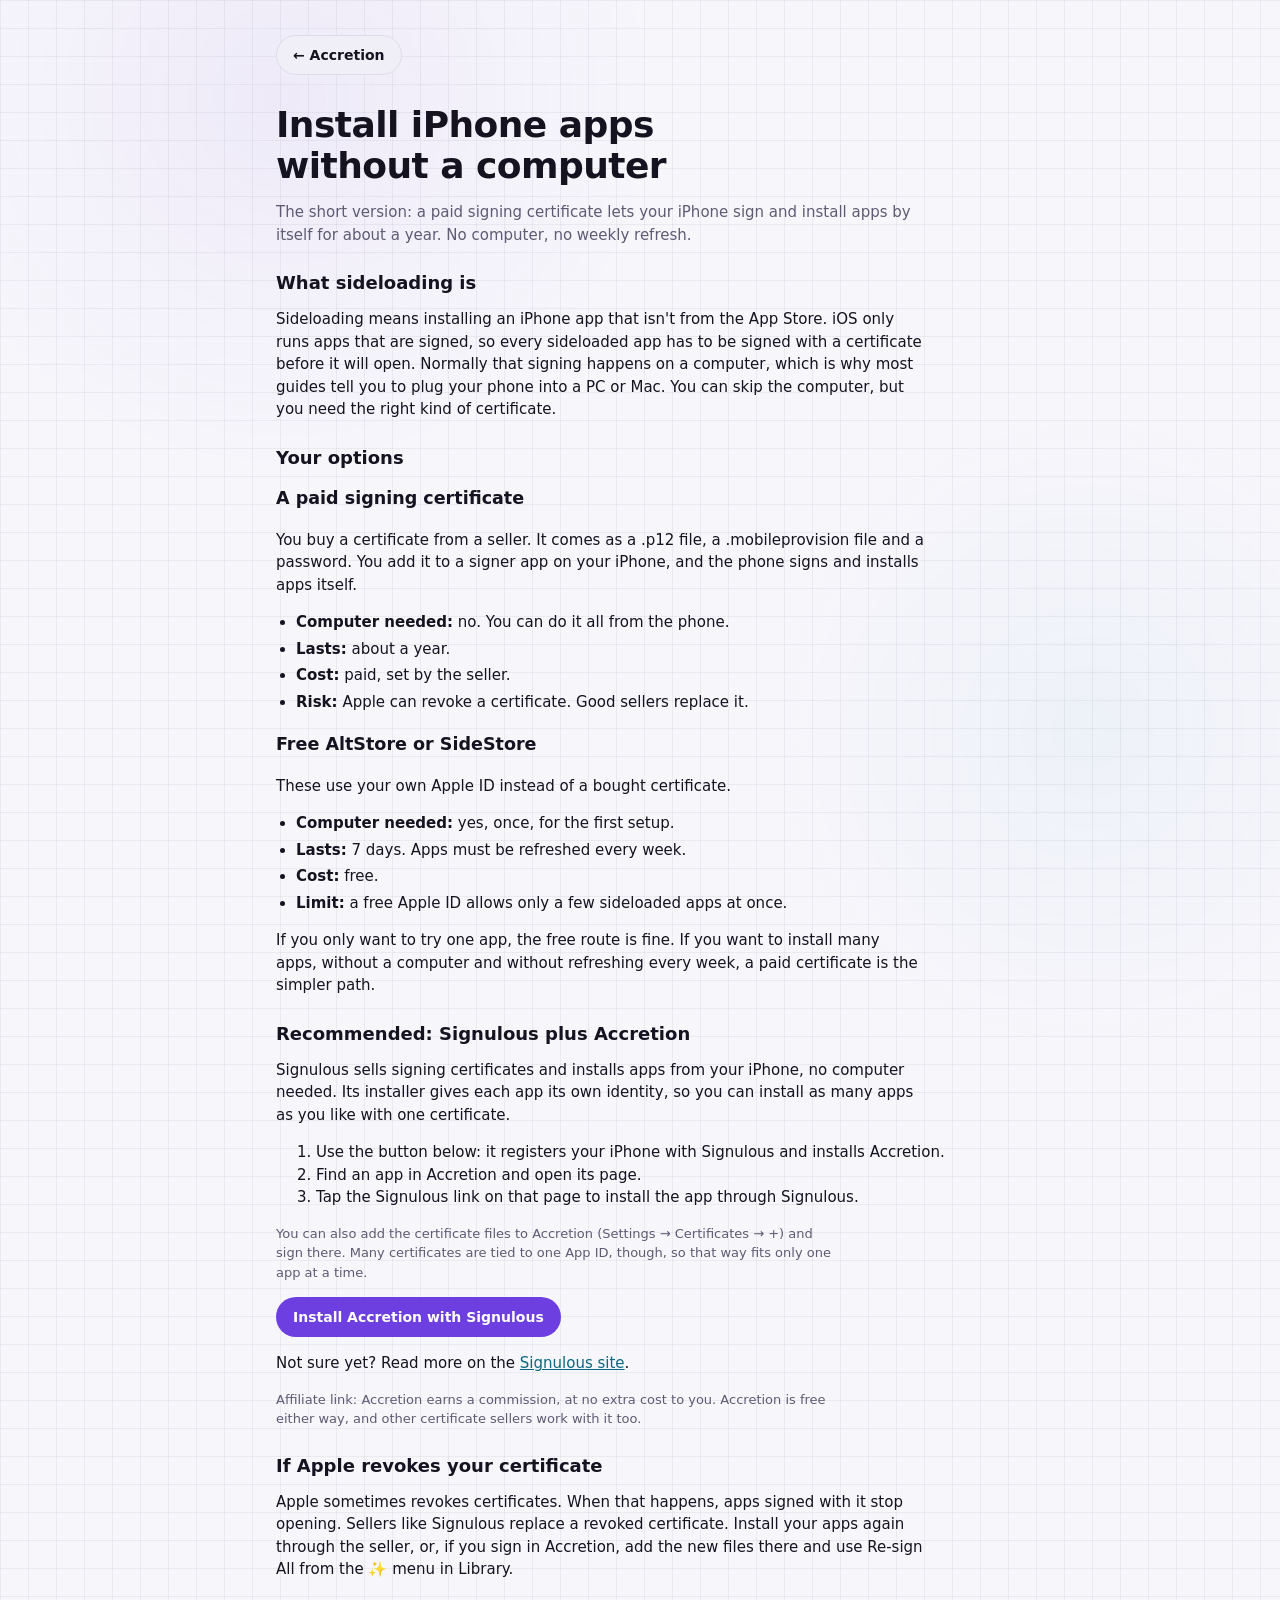
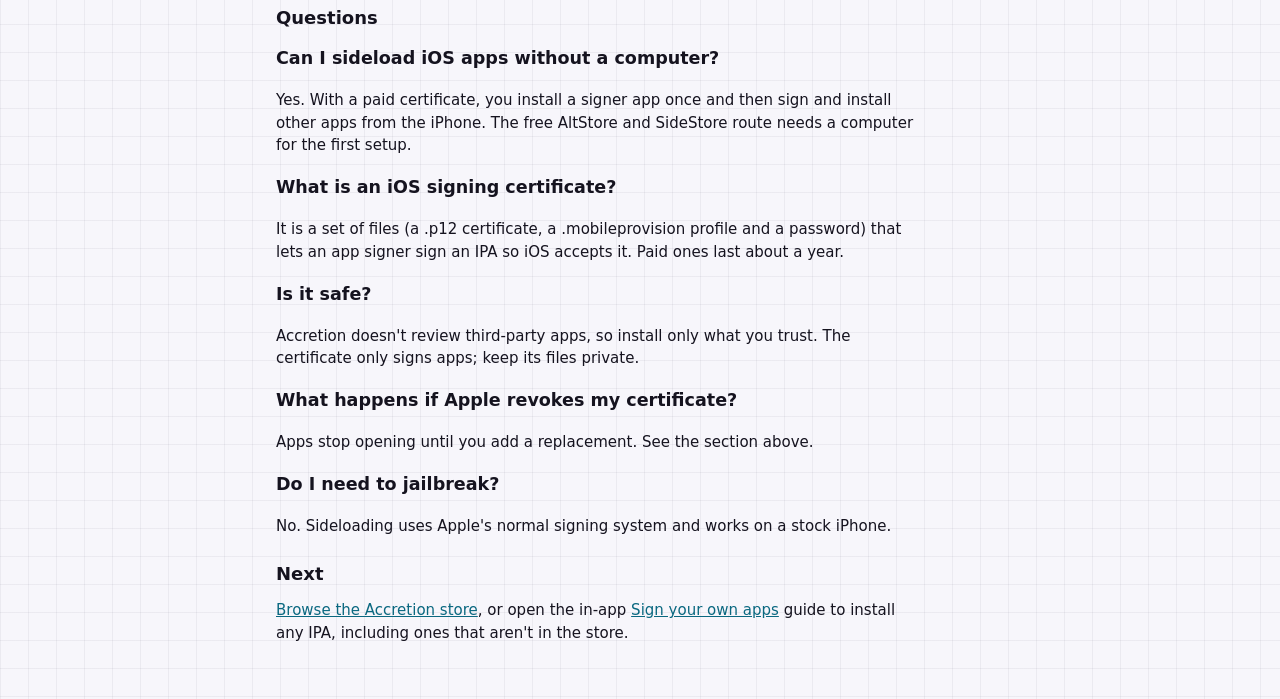
<file: site/install-without-computer.html>
<!doctype html>
<html lang="en">
<head>
<meta charset="utf-8">
<meta http-equiv="Content-Security-Policy" content="script-src 'self' https://pagead2.googlesyndication.com https://*.googlesyndication.com https://*.adtrafficquality.google https://fundingchoicesmessages.google.com https://*.doubleclick.net https://www.google.com https://www.gstatic.com; object-src 'none'; base-uri 'self'; form-action 'self'">
<meta name="viewport" content="width=device-width, initial-scale=1">
<title>Install iPhone Apps Without a Computer (Sideload iOS)</title>
<meta name="description" content="Sideload iOS apps without a PC: how a signing certificate lets you install iPhone apps from your phone for about a year, and how it compares to AltStore.">
<link rel="canonical" href="https://getaccretion.app/install-without-computer.html">
<meta property="og:site_name" content="Accretion">
<meta property="og:type" content="article">
<meta property="og:title" content="Install iPhone Apps Without a Computer (Sideload iOS)">
<meta property="og:description" content="Sideload iOS apps without a PC: how a signing certificate lets you install iPhone apps from your phone for about a year.">
<meta property="og:url" content="https://getaccretion.app/install-without-computer.html">
<meta property="og:image" content="https://getaccretion.app/icon-512.png">
<link rel="icon" href="icon-192.png">
<link rel="stylesheet" href="style.css">
<script async src="https://pagead2.googlesyndication.com/pagead/js/adsbygoogle.js?client=ca-pub-1352971207491342" crossorigin="anonymous"></script>
<script type="application/ld+json">
{
  "@context": "https://schema.org",
  "@type": "FAQPage",
  "mainEntity": [
    {"@type": "Question", "name": "Can I sideload iOS apps without a computer?", "acceptedAnswer": {"@type": "Answer", "text": "Yes. With a paid signing certificate you can install a signer app once and then sign and install other apps straight from your iPhone. The free AltStore and SideStore route needs a computer for the first setup."}},
    {"@type": "Question", "name": "What is an iOS signing certificate?", "acceptedAnswer": {"@type": "Answer", "text": "It is a set of files (a .p12 certificate, a .mobileprovision profile and a password) that lets an app signer sign an IPA so iOS accepts it. Paid certificates last about a year."}},
    {"@type": "Question", "name": "Is it safe?", "acceptedAnswer": {"@type": "Answer", "text": "Accretion does not review third-party apps, so install only what you trust. The certificate itself only signs apps; keep its files private."}},
    {"@type": "Question", "name": "What happens if Apple revokes my certificate?", "acceptedAnswer": {"@type": "Answer", "text": "Apps signed with it stop opening. Sellers such as Signulous replace revoked certificates; install your apps again with the new one."}},
    {"@type": "Question", "name": "Do I need to jailbreak?", "acceptedAnswer": {"@type": "Answer", "text": "No. Sideloading uses Apple's normal signing system and works on a stock iPhone."}}
  ]
}
</script>
</head>
<body>
<main class="view doc">
  <p><a class="btn back" href="./#/">← Accretion</a></p>
  <h1 class="view-title">Install iPhone apps without a computer</h1>
  <p class="muted">The short version: a paid signing certificate lets your iPhone sign and install apps by itself for about a year. No computer, no weekly refresh.</p>

  <h2>What sideloading is</h2>
  <p>Sideloading means installing an iPhone app that isn't from the App Store. iOS only runs apps that are signed, so every sideloaded app has to be signed with a certificate before it will open. Normally that signing happens on a computer, which is why most guides tell you to plug your phone into a PC or Mac. You can skip the computer, but you need the right kind of certificate.</p>

  <h2>Your options</h2>
  <h3>A paid signing certificate</h3>
  <p>You buy a certificate from a seller. It comes as a .p12 file, a .mobileprovision file and a password. You add it to a signer app on your iPhone, and the phone signs and installs apps itself.</p>
  <ul>
    <li><b>Computer needed:</b> no. You can do it all from the phone.</li>
    <li><b>Lasts:</b> about a year.</li>
    <li><b>Cost:</b> paid, set by the seller.</li>
    <li><b>Risk:</b> Apple can revoke a certificate. Good sellers replace it.</li>
  </ul>
  <h3>Free AltStore or SideStore</h3>
  <p>These use your own Apple ID instead of a bought certificate.</p>
  <ul>
    <li><b>Computer needed:</b> yes, once, for the first setup.</li>
    <li><b>Lasts:</b> 7 days. Apps must be refreshed every week.</li>
    <li><b>Cost:</b> free.</li>
    <li><b>Limit:</b> a free Apple ID allows only a few sideloaded apps at once.</li>
  </ul>
  <p>If you only want to try one app, the free route is fine. If you want to install many apps, without a computer and without refreshing every week, a paid certificate is the simpler path.</p>

  <h2>Recommended: Signulous plus Accretion</h2>
  <p>Signulous sells signing certificates and installs apps from your iPhone, no computer needed. Its installer gives each app its own identity, so you can install as many apps as you like with one certificate.</p>
  <ol>
    <li>Use the button below: it registers your iPhone with Signulous and installs Accretion.</li>
    <li>Find an app in Accretion and open its page.</li>
    <li>Tap the Signulous link on that page to install the app through Signulous.</li>
  </ol>
  <p class="muted small">You can also add the certificate files to Accretion (Settings → Certificates → +) and sign there. Many certificates are tied to one App ID, though, so that way fits only one app at a time.</p>
  <p><a class="btn primary" href="https://www.signulous.com/sign-apps?r=accretion&amp;appName=Accretion&amp;appIcon=https%3A%2F%2Fgetaccretion.app%2Ficon-512.png" target="_blank" rel="sponsored noopener">Install Accretion with Signulous</a></p>
  <p>Not sure yet? Read more on the <a href="https://www.signulous.com/?r=accretion" target="_blank" rel="sponsored noopener">Signulous site</a>.</p>
  <p class="muted small">Affiliate link: Accretion earns a commission, at no extra cost to you. Accretion is free either way, and other certificate sellers work with it too.</p>

  <h2>If Apple revokes your certificate</h2>
  <p>Apple sometimes revokes certificates. When that happens, apps signed with it stop opening. Sellers like Signulous replace a revoked certificate. Install your apps again through the seller, or, if you sign in Accretion, add the new files there and use Re-sign All from the ✨ menu in Library.</p>

  <h2>Questions</h2>
  <h3>Can I sideload iOS apps without a computer?</h3>
  <p>Yes. With a paid certificate, you install a signer app once and then sign and install other apps from the iPhone. The free AltStore and SideStore route needs a computer for the first setup.</p>
  <h3>What is an iOS signing certificate?</h3>
  <p>It is a set of files (a .p12 certificate, a .mobileprovision profile and a password) that lets an app signer sign an IPA so iOS accepts it. Paid ones last about a year.</p>
  <h3>Is it safe?</h3>
  <p>Accretion doesn't review third-party apps, so install only what you trust. The certificate only signs apps; keep its files private.</p>
  <h3>What happens if Apple revokes my certificate?</h3>
  <p>Apps stop opening until you add a replacement. See the section above.</p>
  <h3>Do I need to jailbreak?</h3>
  <p>No. Sideloading uses Apple's normal signing system and works on a stock iPhone.</p>

  <h2>Next</h2>
  <p><a href="./#/">Browse the Accretion store</a>, or open the in-app <a href="./#/sign">Sign your own apps</a> guide to install any IPA, including ones that aren't in the store.</p>
</main>
</body>
</html>
</file>
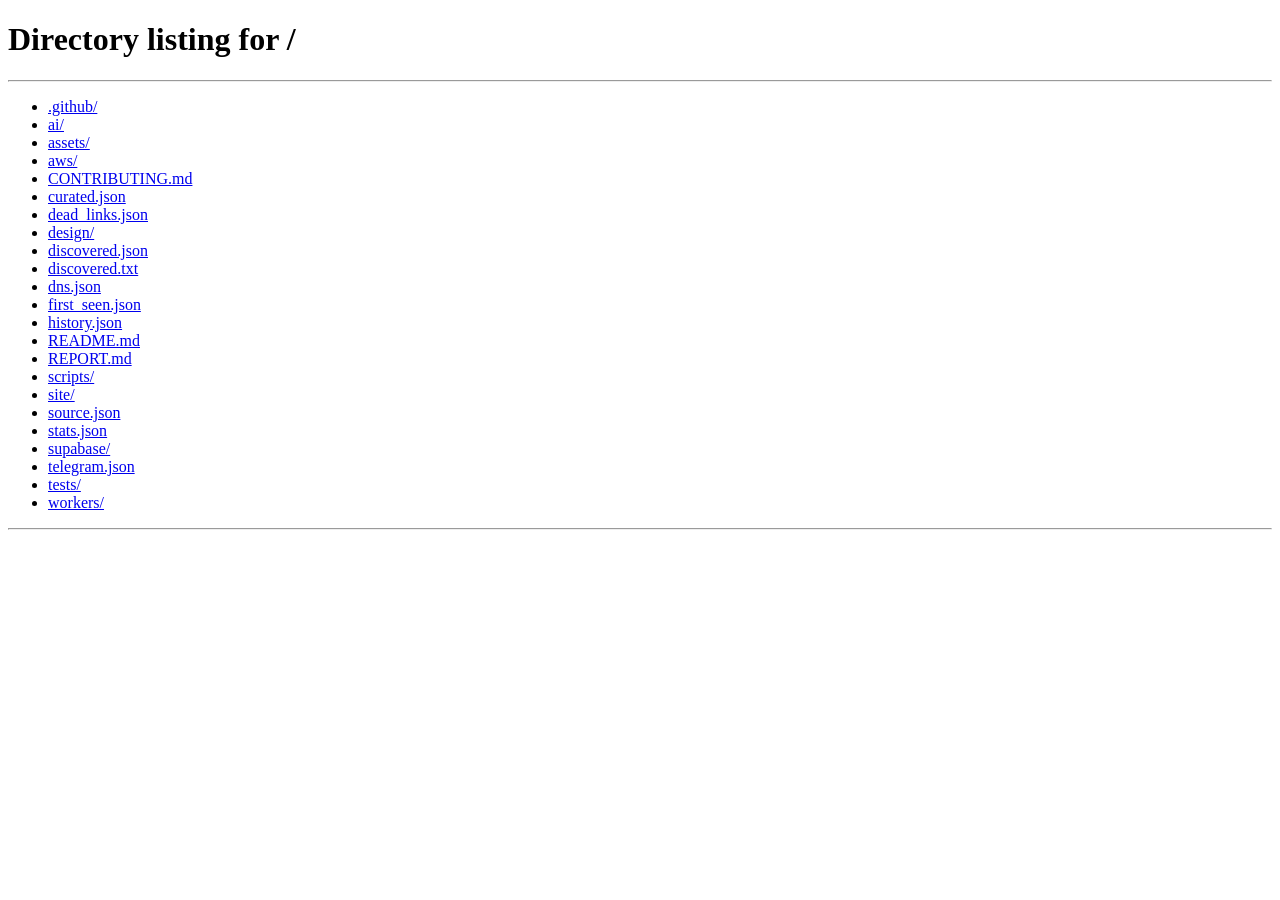
<file: site/link.html>
<!doctype html>
<html lang="en"><head><meta charset="utf-8"><meta name="viewport" content="width=device-width, initial-scale=1">
<meta name="robots" content="noindex"><title>Link a game · Accretion</title>
<meta http-equiv="refresh" content="0; url=/#/link">
</head><body><p><a href="/#/link">Continue to Cloud saves</a></p></body></html>
</file>
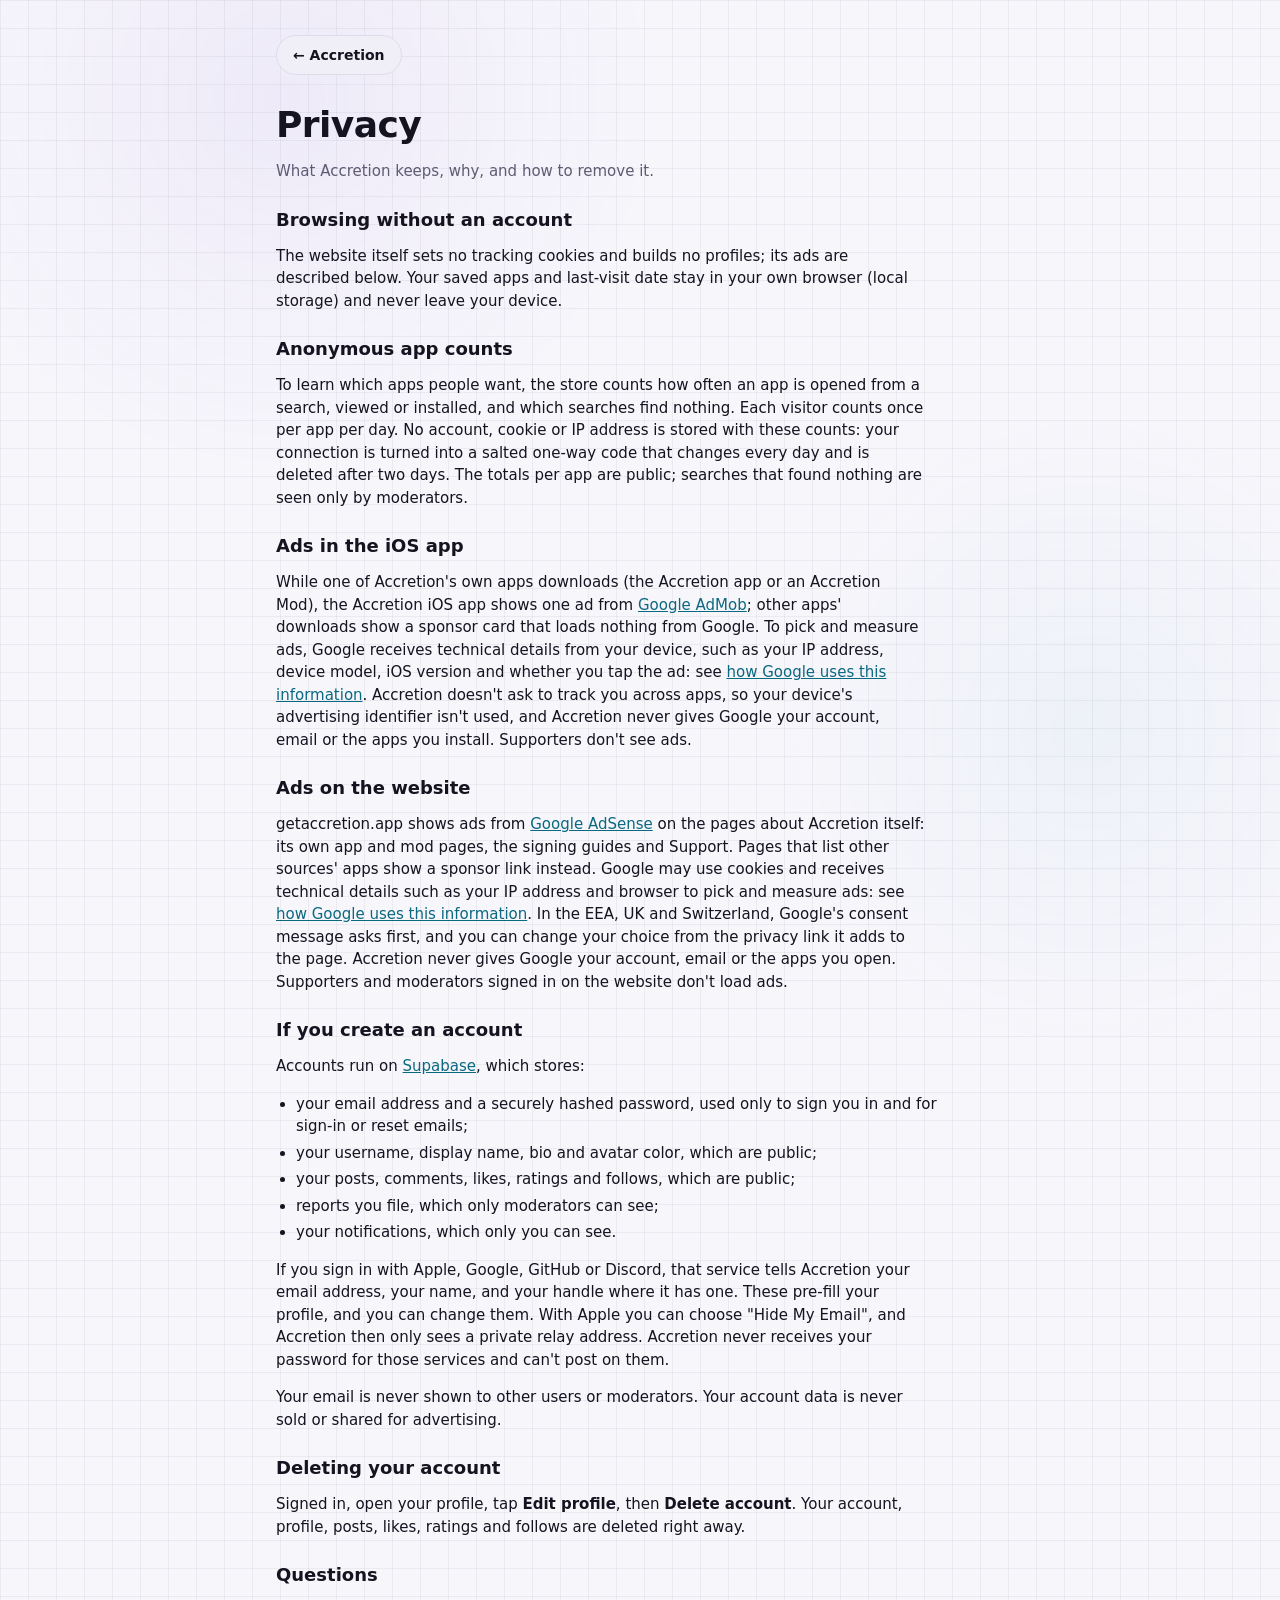
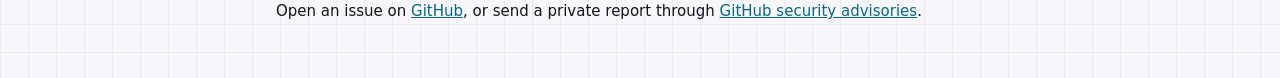
<file: site/privacy.html>
<!doctype html>
<html lang="en">
<head>
<meta charset="utf-8">
<meta name="viewport" content="width=device-width, initial-scale=1">
<title>Privacy · Accretion</title>
<link rel="icon" href="icon-192.png">
<link rel="stylesheet" href="style.css">
</head>
<body>
<main class="view doc">
  <p><a class="btn back" href="./#/">← Accretion</a></p>
  <h1 class="view-title">Privacy</h1>
  <p class="muted">What Accretion keeps, why, and how to remove it.</p>

  <h2>Browsing without an account</h2>
  <p>The website itself sets no tracking cookies and builds no profiles; its ads are described below. Your saved apps and last-visit date stay in your own browser (local storage) and never leave your device.</p>
  <h2>Anonymous app counts</h2>
  <p>To learn which apps people want, the store counts how often an app is opened from a search, viewed or installed, and which searches find nothing. Each visitor counts once per app per day. No account, cookie or IP address is stored with these counts: your connection is turned into a salted one-way code that changes every day and is deleted after two days. The totals per app are public; searches that found nothing are seen only by moderators.</p>

  <h2>Ads in the iOS app</h2>
  <p>While one of Accretion's own apps downloads (the Accretion app or an Accretion Mod), the Accretion iOS app shows one ad from <a href="https://admob.google.com">Google AdMob</a>; other apps' downloads show a sponsor card that loads nothing from Google. To pick and measure ads, Google receives technical details from your device, such as your IP address, device model, iOS version and whether you tap the ad: see <a href="https://policies.google.com/technologies/partner-sites">how Google uses this information</a>. Accretion doesn't ask to track you across apps, so your device's advertising identifier isn't used, and Accretion never gives Google your account, email or the apps you install. Supporters don't see ads.</p>

  <h2>Ads on the website</h2>
  <p>getaccretion.app shows ads from <a href="https://adsense.google.com">Google AdSense</a> on the pages about Accretion itself: its own app and mod pages, the signing guides and Support. Pages that list other sources' apps show a sponsor link instead. Google may use cookies and receives technical details such as your IP address and browser to pick and measure ads: see <a href="https://policies.google.com/technologies/partner-sites">how Google uses this information</a>. In the EEA, UK and Switzerland, Google's consent message asks first, and you can change your choice from the privacy link it adds to the page. Accretion never gives Google your account, email or the apps you open. Supporters and moderators signed in on the website don't load ads.</p>

  <h2>If you create an account</h2>
  <p>Accounts run on <a href="https://supabase.com">Supabase</a>, which stores:</p>
  <ul>
    <li>your email address and a securely hashed password, used only to sign you in and for sign-in or reset emails;</li>
    <li>your username, display name, bio and avatar color, which are public;</li>
    <li>your posts, comments, likes, ratings and follows, which are public;</li>
    <li>reports you file, which only moderators can see;</li>
    <li>your notifications, which only you can see.</li>
  </ul>
  <p>If you sign in with Apple, Google, GitHub or Discord, that service tells Accretion your email address, your name, and your handle where it has one. These pre-fill your profile, and you can change them. With Apple you can choose "Hide My Email", and Accretion then only sees a private relay address. Accretion never receives your password for those services and can't post on them.</p>
  <p>Your email is never shown to other users or moderators. Your account data is never sold or shared for advertising.</p>

  <h2>Deleting your account</h2>
  <p>Signed in, open your profile, tap <b>Edit profile</b>, then <b>Delete account</b>. Your account, profile, posts, likes, ratings and follows are deleted right away.</p>

  <h2>Questions</h2>
  <p>Open an issue on <a href="https://github.com/GETAccretion/getaccretion.github.io/issues">GitHub</a>, or send a private report through <a href="https://github.com/GETAccretion/getaccretion.github.io/security/advisories/new">GitHub security advisories</a>.</p>
</main>
</body>
</html>
</file>
<file: site/style.css>
/* Accretion store. Layout: sticky top bar, compact hero with live numbers,
   category chips, responsive app grid; app pages open as a full view. */
/* design tokens: generated from design/tokens.json by scripts/design_tokens.py */
:root {
  --bg: #0A0912;
  --surface: #12111C;
  --raised: #1A1826;
  --line: #2A2738;
  --fg: #EDEBF7;
  --muted: #8E8BA6;
  --accent: #8B5CF6;
  --accent-2: #22D3EE;
  --accent-text: #A07AF7;
  --accent-fill: #7C4DEE;
  --accent-fill-end: #7C4DEE;
  --on-accent: #FFFFFF;
  --link: #22D3EE;
  --line-strong: #625E7D;
  --good: #34D399;
  --warn: #F59E0B;
  --bad: #F87171;
  --rose: #F5506D;
  --rose-fill: #E11D48;
  --star: #F5B83B;
  --avatar-ink: #12111C;
  --glow: 10%;
  --grid-line: rgba(255, 255, 255, 0.035);
  --display: "Sora", ui-sans-serif, system-ui, -apple-system, "Segoe UI", sans-serif;
  --body: ui-sans-serif, system-ui, -apple-system, "Segoe UI", Roboto, sans-serif;
  --mono: "JetBrains Mono", ui-monospace, SFMono-Regular, Menlo, Consolas, monospace;
  --radius: 14px;
  color-scheme: dark;
}
@media (prefers-color-scheme: light) {
  :root:not([data-theme="dark"]) {
    --bg: #F7F6FB;
    --surface: #FFFFFF;
    --raised: #F0EEF7;
    --line: #DEDBEA;
    --fg: #15131F;
    --muted: #5E5B73;
    --accent: #6D3FE0;
    --accent-2: #0E8FB0;
    --accent-text: #6A3BDF;
    --accent-fill: #6D3FE0;
    --accent-fill-end: #6D3FE0;
    --link: #0A6880;
    --line-strong: #8986A2;
    --good: #066D4A;
    --warn: #8C5100;
    --bad: #AA390B;
    --rose: #BA0B29;
    --star: #B87F09;
    --glow: 6%;
    --grid-line: rgba(24, 20, 48, 0.05);
    color-scheme: light;
  }
}
:root[data-theme="light"] {
  --bg: #F7F6FB;
  --surface: #FFFFFF;
  --raised: #F0EEF7;
  --line: #DEDBEA;
  --fg: #15131F;
  --muted: #5E5B73;
  --accent: #6D3FE0;
  --accent-2: #0E8FB0;
  --accent-text: #6A3BDF;
  --accent-fill: #6D3FE0;
  --accent-fill-end: #6D3FE0;
  --link: #0A6880;
  --line-strong: #8986A2;
  --good: #066D4A;
  --warn: #8C5100;
  --bad: #AA390B;
  --rose: #BA0B29;
  --star: #B87F09;
  --glow: 6%;
  --grid-line: rgba(24, 20, 48, 0.05);
  color-scheme: light;
}
/* end design tokens */

* { box-sizing: border-box; }
[hidden] { display: none !important; }
html { -webkit-text-size-adjust: 100%; }
body {
  margin: 0; background: var(--bg); color: var(--fg); font: 15px/1.5 var(--body);
  background-image: linear-gradient(var(--grid-line) 1px, transparent 1px), linear-gradient(90deg, var(--grid-line) 1px, transparent 1px);
  background-size: 28px 28px; min-height: 100vh;
  padding-bottom: env(safe-area-inset-bottom, 0px);
}
/* a soft violet and cyan light drifting behind the grid (strength: --glow). It is painted once and only moved
   with transform, so phones composite it without repainting; it stands still with Reduce Motion. */
body::before {
  content: ""; position: fixed; inset: -20vmax; z-index: -1; pointer-events: none;
  background:
    radial-gradient(42vmax 42vmax at 30% 25%, color-mix(in srgb, var(--accent) var(--glow), transparent), transparent 70%),
    radial-gradient(36vmax 36vmax at 75% 70%, color-mix(in srgb, var(--accent-2) calc(var(--glow) * 0.7), transparent), transparent 70%);
}
@media (prefers-reduced-motion: no-preference) { body::before { animation: drift 40s ease-in-out infinite alternate; will-change: transform; } }
@keyframes drift { 0% { transform: translate3d(0, 0, 0); } 50% { transform: translate3d(6vmax, -4vmax, 0); } 100% { transform: translate3d(-5vmax, 5vmax, 0); } }
a { color: var(--link); }
img { max-width: 100%; }
.sr { position: absolute; width: 1px; height: 1px; overflow: hidden; clip: rect(0 0 0 0); white-space: nowrap; }
:focus-visible { outline: 2px solid var(--accent-2); outline-offset: 2px; }

/* top bar */
.top {
  position: sticky; top: 0; z-index: 20; display: flex; align-items: center; gap: 12px;
  padding: calc(10px + env(safe-area-inset-top, 0px)) max(16px, env(safe-area-inset-right, 0px)) 10px max(16px, env(safe-area-inset-left, 0px));
  background: color-mix(in srgb, var(--bg) 66%, transparent);
  backdrop-filter: blur(24px) saturate(180%); -webkit-backdrop-filter: blur(24px) saturate(180%);
}
/* the live motif (the same in the app, Mod Studio and Accretion Link): a violet-into-cyan hairline with a soft
   glint travelling along it every 6 s. The glint moves with transform only, so it never repaints the page;
   it stands still with Reduce Motion. */
.top::after { content: ""; position: absolute; left: 0; right: 0; bottom: -1px; height: 1px; pointer-events: none;
  background: linear-gradient(90deg, var(--accent), var(--accent-2), var(--accent)); opacity: .55; }
.top::before { content: ""; position: absolute; left: 0; bottom: -1px; width: 28%; height: 1px; pointer-events: none; z-index: 1;
  background: linear-gradient(90deg, transparent, color-mix(in srgb, var(--accent-2) 40%, white), transparent);
  transform: translateX(-100%); opacity: 0; }
@media (prefers-reduced-motion: no-preference) {
  .top::before { opacity: 1; animation: glint 6s linear infinite; will-change: transform; }
}
@keyframes glint { from { transform: translateX(-100%); } to { transform: translateX(460%); } }
.brand { display: flex; align-items: center; gap: 8px; color: var(--fg); text-decoration: none; font: 600 17px var(--display); }
.brand img { border-radius: 8px; }
.search { flex: 1; display: flex; align-items: center; gap: 8px; max-width: 560px; margin-inline: auto; background: var(--surface); border: 1px solid var(--line-strong); border-radius: 999px; padding: 0 16px; min-width: 0; }
.search svg { width: 17px; height: 17px; fill: var(--muted); flex: none; }
.search input { flex: 1; min-width: 0; background: none; border: 0; color: var(--fg); font: inherit; padding: 10px 0; outline: none; }
.search:focus-within { border-color: transparent;
  background: linear-gradient(var(--surface), var(--surface)) padding-box, linear-gradient(90deg, var(--accent), var(--accent-2)) border-box; }

.btn {
  display: inline-flex; align-items: center; justify-content: center; gap: 6px; min-height: 40px;
  padding: 0 16px; border-radius: 999px; border: 1px solid var(--line); background: var(--raised);
  color: var(--fg); font: 600 14px var(--body); text-decoration: none; cursor: pointer; white-space: nowrap;
}
.btn:hover { border-color: var(--line-strong); }
@media (pointer: coarse) { .btn { min-height: 44px; } }
.btn.primary { background: var(--accent-fill); border-color: transparent; color: var(--on-accent); }
.btn.primary:hover { background: color-mix(in srgb, var(--accent-fill) 88%, var(--fg)); }
.btn.ghost { background: transparent; }
.btn .ic { width: 16px; height: 16px; flex: none; fill: none; stroke: currentColor; stroke-width: 1.5; stroke-linecap: round; stroke-linejoin: round; color: var(--muted); }

/* hero */
main, .detail, .foot { max-width: 1180px; margin-inline: auto; padding-inline: 16px; }
/* Home and footer grow with the screen: 1 shelf column on phones, then 2, 3 or 4 as width allows. */
main, .foot { max-width: 1640px; padding-inline: clamp(16px, 3vw, 40px); }
.hero { display: grid; grid-template-columns: minmax(0, 1.4fr) minmax(0, 1fr); gap: 24px; align-items: end; padding-block: 34px 22px; }
.eyebrow { font: 12px var(--mono); color: var(--muted); margin: 0 0 12px; display: flex; align-items: center; gap: 8px; }
.live { --tone: var(--good); width: 8px; height: 8px; border-radius: 50%; background: var(--tone); }
.live.warn { --tone: var(--warn); }
.live.bad { --tone: var(--bad); }
h1 { font: 600 clamp(28px, 4.6vw, 46px)/1.08 var(--display); margin: 0 0 12px; text-wrap: balance; letter-spacing: -.015em; }
h1 em { font-style: normal; color: var(--accent-text); }
.lede { color: var(--muted); margin: 0; max-width: 58ch; }
/* Hero right side: the four stat tiles (phones and tablets, like the app) and the README's live
   index card (assets/card-*.svg, rebuilt with every store build). */
.hero-side { display: grid; gap: 14px; min-width: 0; }
.hero-card { display: block; margin: 0; max-width: 860px; }
.hero-card img { display: block; width: 100%; height: auto; }
/* Below desktop width the side column dissolves: tiles beside the text, the card full width under both. */
@media (max-width: 1099px) {
  .hero-side { display: contents; }
  .hero-card { grid-column: 1 / -1; }
}
/* Desktop: text left, card right, centred on each other; the card already shows the tile numbers. */
@media (min-width: 1100px) {
  .hero { grid-template-columns: minmax(0, .85fr) minmax(0, 1.15fr); align-items: center; gap: clamp(32px, 4vw, 72px); padding-block: 52px 40px; }
  .hero h1 { font-size: clamp(40px, 3.4vw, 58px); margin-bottom: 16px; }
  .hero .lede { font-size: 17px; line-height: 1.55; max-width: 44ch; }
  .hero-cta { margin-top: 22px; }
  .hero-side { position: relative; isolation: isolate; }
  .hero-side .stats { display: none; }
}
.lede b { color: var(--fg); }
.stats { display: grid; grid-template-columns: repeat(2, minmax(0, 1fr)); gap: 10px; margin: 0; }
.stats div { background: var(--surface); border: 1px solid var(--line); border-radius: 12px; padding: 12px 16px; }
.stats dt { font: 12px var(--mono); color: var(--muted); }
.stats dd { margin: 4px 0 0; font: 600 26px var(--display); font-variant-numeric: tabular-nums; }

/* controls */
.controls { display: flex; gap: 12px; align-items: center; padding-block: 6px 12px; }
.chips { display: flex; gap: 8px; overflow-x: auto; flex: 1; min-width: 0; padding-bottom: 4px; scrollbar-width: thin; }
.chip { flex: none; border: 1px solid var(--line); background: var(--surface); color: var(--fg); border-radius: 999px; padding: 7px 13px; font: 500 13px var(--body); cursor: pointer; display: inline-flex; gap: 6px; align-items: center; }
.chip span { font: 11px var(--mono); color: var(--muted); }
.chip[aria-selected="true"] { background: var(--fg); color: var(--bg); border-color: var(--fg); }
.chip[aria-selected="true"] span { color: color-mix(in srgb, var(--bg) 70%, var(--fg)); }
.sort select { background: var(--surface); color: var(--fg); border: 1px solid var(--line-strong); border-radius: 10px; padding: 9px 10px; font: inherit; }
.count { font: 12px var(--mono); color: var(--muted); margin: 4px 0 12px; }

/* grid */
.grid { display: grid; grid-template-columns: repeat(auto-fill, minmax(272px, 1fr)); gap: 12px; }
.card {
  display: grid; grid-template-columns: 60px minmax(0, 1fr); gap: 13px; align-items: center; padding: 13px;
  background: var(--surface); border: 1px solid var(--line); border-radius: var(--radius); color: var(--fg); text-decoration: none;
  transition: border-color .15s, background-color .15s;
}
.card:hover { border-color: var(--line-strong); background-color: var(--raised); }
.icon { width: 60px; height: 60px; border-radius: 14px; background: var(--raised); object-fit: cover; display: block; }
.icon.ph { display: grid; place-items: center; font: 600 22px var(--display); color: var(--muted); }
.card-body { min-width: 0; }
.card-name { font-weight: 650; overflow: hidden; text-overflow: ellipsis; white-space: nowrap; display: flex; align-items: center; gap: 7px; }
.card-name span { overflow: hidden; text-overflow: ellipsis; }
.card-dev { color: var(--muted); font-size: 13px; overflow: hidden; text-overflow: ellipsis; white-space: nowrap; }
.card-meta { font: 11.5px var(--mono); color: var(--muted); margin-top: 3px; display: flex; gap: 8px; flex-wrap: wrap; }
.card-meta .v { color: var(--link); }
.badge { --tone: var(--good); flex: none; font: 500 11px var(--mono); padding: 0; color: var(--tone); }
.more { display: flex; justify-content: center; padding: 18px 0; }
.empty { color: var(--muted); text-align: center; padding: 40px 0; }

/* detail */
.detail { padding-block: 20px 40px; }
.back { margin-bottom: 14px; }
.d-head { position: relative; display: grid; grid-template-columns: 112px minmax(0, 1fr); gap: 20px; align-items: center; padding: 22px; border: 1px solid var(--line); border-radius: 22px;
  /* a soft light in the app icon's own colour (--tint, from app.js), the page's one coloured moment */
  background: radial-gradient(45% 140% at 72% 20%, color-mix(in srgb, var(--tint, var(--accent)) 30%, transparent), transparent), var(--surface); }
@property --edge { syntax: "<angle>"; inherits: false; initial-value: 0deg; }
.d-head::after, .shelf.own::after { content: ""; position: absolute; inset: -1px; border-radius: inherit; padding: 1px; pointer-events: none;
  background: conic-gradient(from var(--edge), var(--line) 0deg, var(--accent) 40deg, var(--accent-2) 80deg,
    color-mix(in srgb, var(--accent-2) 30%, #fff) 95deg, var(--accent-2) 110deg, var(--line) 160deg, var(--line) 360deg);
  -webkit-mask: linear-gradient(#000 0 0) content-box, linear-gradient(#000 0 0); -webkit-mask-composite: xor; mask-composite: exclude; }
@media (prefers-reduced-motion: no-preference) { .d-head::after, .shelf.own::after { animation: card-edge 8s linear infinite; } }
@keyframes card-edge { to { --edge: 360deg; } }
.d-head > * { position: relative; }
.d-icon { width: 112px; height: 112px; border-radius: 26px; }
.d-name { font: 600 clamp(22px, 3.4vw, 32px)/1.15 var(--display); margin: 0; text-wrap: balance; overflow-wrap: anywhere; }
.d-dev { color: var(--muted); margin: 4px 0 0; }
.d-sub { margin: 8px 0 0; }
.actions { display: flex; flex-wrap: wrap; gap: 8px; margin-top: 16px; }
.facts { display: grid; grid-template-columns: repeat(auto-fit, minmax(140px, 1fr)); gap: 10px; margin: 16px 0; }
.facts div { background: var(--surface); border: 1px solid var(--line); border-radius: 12px; padding: 11px 13px; min-width: 0; }
.facts dt { font: 12px var(--mono); color: var(--muted); }
.facts dd { margin: 3px 0 0; font-weight: 600; overflow-wrap: anywhere; font-variant-numeric: tabular-nums; }
.sec { background: var(--surface); border: 1px solid var(--line); border-radius: 14px; padding: 16px 18px; margin-top: 12px; min-width: 0; }
.sec h2 { font: 500 12px var(--mono); color: var(--muted); margin: 0 0 12px; }
.prose { white-space: pre-wrap; overflow-wrap: anywhere; margin: 0; max-width: 75ch; }
.shots { display: flex; gap: 10px; overflow-x: auto; padding-bottom: 6px; scroll-snap-type: x mandatory; }
.shots img { height: 360px; width: auto; border-radius: 14px; border: 1px solid var(--line); scroll-snap-align: start; background: var(--raised); }
.vers { list-style: none; margin: 0; padding: 0; display: grid; gap: 8px; }
.vers li { display: flex; flex-wrap: wrap; gap: 6px 14px; align-items: center; justify-content: space-between; padding: 10px 12px; background: var(--raised); border-radius: 10px; font: 13px var(--mono); }
.vers .notes { flex-basis: 100%; font-family: var(--body); color: var(--muted); white-space: pre-wrap; overflow-wrap: anywhere; }
.perm { display: flex; flex-wrap: wrap; gap: 6px; }
.perm span { font: 12px var(--mono); background: var(--raised); border-radius: 6px; padding: 3px 7px; overflow-wrap: anywhere; }
.muted { color: var(--muted); }
.small { font-size: 13px; }

/* add-source dialog */
.add { border: 1px solid var(--line); border-radius: 18px; background: var(--surface); color: var(--fg); padding: 0; width: min(520px, calc(100vw - 32px)); }
.add::backdrop { background: rgba(5, 4, 12, .6); backdrop-filter: blur(4px); }
.add-inner { padding: 22px; display: grid; gap: 12px; position: relative; }
.add h2 { font: 600 20px var(--display); margin: 0; }
.add p { margin: 0; }
.seg { display: grid; grid-template-columns: 1fr 1fr; gap: 8px; }
.seg label { border: 1px solid var(--line-strong); border-radius: 12px; padding: 10px 12px; cursor: pointer; display: flex; gap: 8px; align-items: flex-start; font-size: 14px; }
.seg label:has(input:checked) { border-color: var(--accent); background: color-mix(in srgb, var(--accent) 10%, transparent); }
.seg span { display: grid; }
.url { display: block; font: 12.5px var(--mono); background: var(--raised); border-radius: 10px; padding: 10px 12px; overflow-wrap: anywhere; user-select: all; }
.add-actions { display: flex; flex-wrap: wrap; gap: 8px; }
.close { justify-self: end; }

.foot { color: var(--muted); font-size: 13px; padding-block: 40px; border-top: 1px solid var(--line); margin-top: 40px; display: grid; gap: 6px; }
.foot p { margin: 0; }

.toast { position: fixed; left: 50%; bottom: calc(20px + env(safe-area-inset-bottom, 0px)); transform: translateX(-50%) translateY(20px); opacity: 0; background: var(--fg); color: var(--bg); padding: 10px 16px; border-radius: 10px; font-weight: 600; font-size: 14px; pointer-events: none; transition: opacity .2s, transform .2s; z-index: 50; }
.toast.on { opacity: 1; transform: translateX(-50%) translateY(0); }

@media (max-width: 760px) {
  .hero { grid-template-columns: 1fr; padding-block: 22px 14px; }
  .add-top { min-height: 36px; padding: 0 12px; }
  .top { flex-wrap: wrap; }
  .search { order: 3; flex-basis: 100%; max-width: none; }
  .brand { margin-right: auto; }
  .d-head { grid-template-columns: 80px minmax(0, 1fr); padding: 16px; gap: 14px; }
  .d-icon { width: 80px; height: 80px; border-radius: 19px; }
  .shots img { height: 300px; }
  .controls { flex-direction: column; align-items: stretch; }
  .sort select { width: 100%; }
}

/* ---- v2: navigation, shelves, sources, saved, QR ---- */
.nav { display: flex; gap: 2px; padding: 3px; border-radius: 999px; border: 1px solid var(--line); background: color-mix(in srgb, var(--raised) 70%, transparent); }
.nav a { color: var(--muted); text-decoration: none; font-weight: 600; font-size: 14px; padding: 6px 14px; border-radius: 999px; display: inline-flex; gap: 6px; align-items: center; }
.nav a:hover { color: var(--fg); }
.nav a.on { color: var(--fg); background: var(--surface); box-shadow: inset 0 1px 0 color-mix(in srgb, var(--fg) 8%, transparent), 0 1px 3px rgb(0 0 0 / .18); }
@media (prefers-reduced-motion: no-preference) { .nav a { transition: background-color .2s cubic-bezier(.2, .8, .2, 1), color .2s; } }
.pill { font: 500 11px var(--mono); padding: 1px 6px; border-radius: 999px; background: var(--raised); color: var(--muted); border: 1px solid var(--line); }
.pill.hot { background: color-mix(in srgb, var(--good) 14%, transparent); color: var(--good); border-color: transparent; }
.kbd { font: 11px var(--mono); color: var(--muted); border: 1px solid var(--line); border-radius: 5px; padding: 1px 6px; }
@media (hover: none) { .kbd { display: none; } }

.all { padding-top: 10px; }
.all-head { display: flex; align-items: baseline; justify-content: space-between; gap: 12px; flex-wrap: wrap; }
.all-head h2, .shelf-head h2 { font: 600 20px var(--display); margin: 0; }
.controls { display: grid; gap: 10px; padding-block: 8px 12px; }
.control-row { display: flex; gap: 10px; flex-wrap: wrap; align-items: center; justify-content: flex-end; }
.toggle { border: 1px solid var(--line); background: var(--surface); color: var(--muted); border-radius: 10px; padding: 9px 12px; font: 600 13px var(--body); cursor: pointer; }
.toggle[aria-pressed="true"] { color: var(--good); border-color: color-mix(in srgb, var(--good) 45%, var(--line)); background: color-mix(in srgb, var(--good) 10%, var(--surface)); }
.filter-note { font-size: 13px; color: var(--muted); margin: 0 0 12px; display: flex; gap: 10px; flex-wrap: wrap; }

#shelves { display: grid; grid-template-columns: repeat(auto-fill, minmax(min(100%, 340px), 1fr)); gap: 4px 28px; align-items: start; grid-auto-flow: row dense; }
#shelves > #social-shelves { display: contents; }
/* home shelves: the mods' see-through card (60%) with the moving cyan edge, like the app page's header */
.shelf { position: relative; margin: 8px 0 20px; min-width: 0; padding: 16px 20px 8px; border: 1px solid var(--line); border-radius: 22px;
  background: color-mix(in srgb, var(--surface) 60%, transparent); }
.shelf-head { display: flex; align-items: baseline; justify-content: space-between; gap: 12px; margin-bottom: 6px; }
.shelf-head h2 span { font: 12px var(--mono); color: var(--muted); margin-left: 10px; font-weight: 400; }
.shelf-head a { font-size: 14px; font-weight: 600; text-decoration: none; white-space: nowrap; }
.shelf-pages { display: grid; grid-auto-flow: column; grid-auto-columns: 100%; gap: 18px; }
.shelf-pages.multi { grid-auto-columns: 88%; overflow-x: auto; scroll-snap-type: x mandatory; overscroll-behavior-x: contain; scrollbar-width: none; -webkit-overflow-scrolling: touch; }
.shelf-pages.multi::-webkit-scrollbar { display: none; }
/* Mouse and trackpad screens page with the arrows, so each page fills the shelf (no cut-off peek). */
@media (hover: hover) and (pointer: fine) { .shelf-pages.multi { grid-auto-columns: 100%; } }
/* A shelf with only one or two apps becomes a full-width strip instead of a tall, mostly empty block. */
.shelf.short { grid-column: 1 / -1; }
/* Wide screens show it first as a featured strip; phones keep the app's order. */
@media (min-width: 1100px) { .shelf.short { order: -1; } }
.shelf.short .shelf-list { display: grid; grid-template-columns: repeat(auto-fill, minmax(min(100%, 340px), 1fr)); column-gap: 28px; }
.shelf.short .shelf-list li + li .row-body { border-top: 0; }
.shelf-list { list-style: none; margin: 0; padding: 0; min-width: 0; scroll-snap-align: start; }
.shelf-list li + li .row-body { border-top: 1px solid var(--line); }
.shelf-tools { display: inline-flex; align-items: center; gap: 10px; }
.shelf-nav { display: inline-flex; gap: 4px; }
.shelf-nav button { width: 28px; height: 28px; border-radius: 50%; border: 1px solid var(--line); background: var(--surface); color: var(--fg); font-size: 18px; line-height: 1; cursor: pointer; }
.shelf-nav button:hover { border-color: var(--accent); color: var(--accent-text); }
@media (hover: none) { .shelf-nav { display: none; } }
.row { display: flex; align-items: center; gap: 12px; color: var(--fg); text-decoration: none; min-height: 64px; }
.row-rank { font: 500 15px var(--mono); color: var(--muted); width: 1.4em; text-align: center; flex: none; }
.row-icon { width: 48px; height: 48px; border-radius: 12px; flex: none; border: 1px solid var(--line); }
.row-icon.ph { font-size: 18px; }
.row-body { flex: 1; min-width: 0; display: grid; gap: 2px; align-self: stretch; align-content: center; padding-block: 8px; }
.row-name { font-weight: 600; font-size: 15px; overflow: hidden; text-overflow: ellipsis; white-space: nowrap; }
.row-meta { font: 12px var(--mono); color: var(--muted); overflow: hidden; text-overflow: ellipsis; white-space: nowrap; }
.row-go { color: var(--muted); font-size: 22px; line-height: 1; flex: none; padding-left: 4px; }
.row:hover .row-name { color: var(--accent-text); }
.row:focus-visible { outline: 2px solid var(--accent); outline-offset: 2px; border-radius: 10px; }

.badge.hot { --tone: var(--link); }
.badge.core { --tone: var(--accent-text); margin-left: 8px; }
.badge.mod { --tone: var(--accent-text); }
.row-meta .badge.mod, .small .badge.mod { margin-right: 6px; }
.btn.on { border-color: var(--good); color: var(--good); }

.view { max-width: 1180px; margin-inline: auto; padding-inline: 16px; padding-block: 20px 40px; }
.view-head { padding-block: 18px 14px; }
.view-title { font: 600 clamp(26px, 4vw, 36px) var(--display); margin: 0 0 6px; }
.src-list { list-style: none; margin: 0; padding: 0; display: grid; gap: 8px; }
.src-list li { display: grid; grid-template-columns: minmax(0, 1fr) auto auto; gap: 14px; align-items: center; background: var(--surface); border: 1px solid var(--line); border-radius: 12px; padding: 12px 14px; }
.src-main { min-width: 0; display: grid; gap: 3px; }
.src-name { font-weight: 650; overflow-wrap: anywhere; }
.src-url { font: 11.5px var(--mono); color: var(--muted); overflow: hidden; text-overflow: ellipsis; white-space: nowrap; }
.src-n { font: 13px var(--mono); color: var(--muted); white-space: nowrap; font-variant-numeric: tabular-nums; }
.src-n b { color: var(--fg); }
.src-act { display: flex; gap: 6px; }

.d-head { grid-template-columns: 112px minmax(0, 1fr) auto; }
.d-main { min-width: 0; }
.d-dev a { color: var(--muted); }
.warn { color: var(--warn); font-weight: 600; margin: 10px 0 0; }
.qr { display: grid; justify-items: center; gap: 6px; padding: 10px; background: #FFFFFF; border-radius: 12px; width: 150px; }
.qr svg { width: 130px; height: 130px; }
.qr span { font: 10.5px var(--mono); color: #3B3753; text-align: center; }

@media (max-width: 900px) {
  .nav a { padding: 6px 8px; font-size: 13px; }
}
@media (max-width: 760px) {
  .nav { order: 4; flex-basis: 100%; justify-content: space-between; }
  .nav a { flex: 1; justify-content: center; }
  .d-head { grid-template-columns: 80px minmax(0, 1fr); }
  .qr { display: none; }
  .src-list li { grid-template-columns: minmax(0, 1fr) auto; }
  .src-act { grid-column: 1 / -1; }
  .control-row { justify-content: stretch; }
  .control-row > * { flex: 1; }
}

/* ---- community ---- */
.account { display: flex; align-items: center; gap: 8px; }
.bell { position: relative; display: grid; place-items: center; width: 36px; height: 36px; border-radius: 10px; color: var(--muted); }
.bell:hover { background: var(--raised); color: var(--fg); }
.bell svg { width: 20px; height: 20px; fill: currentColor; }
.dot { position: absolute; top: 2px; right: 0; min-width: 16px; height: 16px; padding: 0 4px; border-radius: 8px; background: var(--rose-fill); color: var(--on-accent); font: 700 10px/16px var(--body); text-align: center; }
.me { display: block; border-radius: 50%; }
.avatar { display: inline-grid; place-items: center; flex: none; border-radius: 50%; background: radial-gradient(circle at 30% 25%, color-mix(in srgb, var(--c) 75%, #fff), var(--c) 55%, color-mix(in srgb, var(--c) 80%, #000)); color: var(--avatar-ink); font-weight: 700; font-family: var(--display); }
.badge.role-admin { --tone: var(--rose); }
.badge.role-mod { --tone: var(--good); }
.badge.hidden-badge { --tone: var(--warn); }

.community-top { display: flex; flex-wrap: wrap; align-items: center; justify-content: space-between; gap: 12px; margin-bottom: 14px; }
.rate { display: flex; align-items: center; gap: 10px; flex-wrap: wrap; }
.stars { display: flex; gap: 0; }
/* 40x44 tap area per star (same 24px glyph) so a thumb doesn't hit the neighbour */
.star { background: none; border: 0; padding: 0; min-width: 40px; min-height: 44px; display: inline-flex; align-items: center; justify-content: center; font-size: 24px; line-height: 1; color: var(--line-strong); cursor: pointer; }
.star.on { color: var(--star); }
.star:hover, .star:focus-visible { color: var(--star); }

.composer { display: grid; grid-template-columns: auto minmax(0, 1fr); gap: 12px; align-items: start; background: var(--raised); border: 1px solid var(--line); border-radius: 14px; padding: 12px; margin: 10px 0 14px; }
.composer.signed-out { display: flex; align-items: center; justify-content: space-between; flex-wrap: wrap; }
.composer.signed-out p { margin: 0; }
.composer.compact { padding: 10px; margin: 8px 0; }
.composer-main { display: grid; gap: 8px; min-width: 0; }
.composer-row { display: flex; justify-content: space-between; align-items: center; gap: 10px; }
.input { width: 100%; background: var(--surface); color: var(--fg); border: 1px solid var(--line-strong); border-radius: 10px; padding: 10px 12px; font: inherit; resize: vertical; }
.input:focus { outline: none; border-color: var(--accent); }
.btn[disabled] { opacity: .5; cursor: default; }

.thread, .feed-list { display: grid; gap: 4px; }
.thread-item { border-top: 1px solid var(--line); padding-top: 4px; }
.thread-item:first-child { border-top: 0; }
.replies { margin-left: 48px; display: grid; gap: 2px; }
.post { display: grid; grid-template-columns: auto minmax(0, 1fr); gap: 12px; padding: 12px 4px; }
.post-av { text-decoration: none; }
.post-main { min-width: 0; }
.post-head { display: flex; flex-wrap: wrap; align-items: baseline; gap: 6px; font-size: 14px; }
.post-name { color: var(--fg); font-weight: 650; text-decoration: none; }
.post-name:hover { text-decoration: underline; }
.post-user, .post-time { color: var(--muted); font-size: 13px; }
.post-body { margin: 4px 0 6px; white-space: pre-wrap; overflow-wrap: anywhere; }
.post-acts { display: flex; gap: 4px; flex-wrap: wrap; }
.act { background: none; border: 0; color: var(--muted); font: 600 13px var(--body); padding: 4px 8px; border-radius: 7px; cursor: pointer; }
.act:hover { background: var(--raised); color: var(--fg); }
.act.like.on { color: var(--rose); }
.act.mod { color: var(--warn); }
.hidden-post { opacity: .55; }
.app-chip { display: inline-flex; align-items: center; gap: 8px; padding: 6px 10px 6px 6px; border: 1px solid var(--line); border-radius: 10px; text-decoration: none; color: var(--fg); font-weight: 600; font-size: 13px; margin-bottom: 6px; max-width: 100%; }
.app-chip span { overflow: hidden; text-overflow: ellipsis; white-space: nowrap; }
.chip-icon { width: 26px; height: 26px; border-radius: 7px; }
.chip-icon.ph { font-size: 12px; }
.empty-thread { padding: 18px 4px; }

.tabs { display: flex; gap: 6px; border-bottom: 1px solid var(--line); margin: 6px 0 4px; }
.tabs a { padding: 10px 12px; text-decoration: none; color: var(--muted); font-weight: 600; border-bottom: 2px solid transparent; margin-bottom: -1px; }
.tabs a.on { color: var(--fg); border-color: var(--accent); }

.profile-card { display: grid; grid-template-columns: auto minmax(0, 1fr); gap: 20px; align-items: start; padding: 22px; background: var(--surface); border: 1px solid var(--line); border-radius: 18px; margin: 10px 0 18px; }
.profile-main .view-title { display: flex; align-items: center; gap: 10px; flex-wrap: wrap; margin-bottom: 2px; }
.profile-main p { margin: 4px 0; }
.profile-stats { display: flex; flex-wrap: wrap; gap: 14px; color: var(--muted); font-size: 14px; }
.profile-stats b { color: var(--fg); }
.section-title { font: 600 18px var(--display); margin: 8px 0; }

.card-form { display: grid; gap: 8px; max-width: 520px; background: var(--surface); border: 1px solid var(--line); border-radius: 16px; padding: 20px; margin: 10px 0 16px; }
.card-form label, .card-form .label { font: 12px var(--mono); color: var(--muted); margin-top: 6px; }
.card-form h2 { font: 600 18px var(--display); margin: 0; }
.card-form .row { display: flex; gap: 8px; flex-wrap: wrap; }
.card-form .row .input { flex: 1 1 140px; width: auto; }
.card-form.auth { margin-inline: auto; margin-top: 30px; }
.card-form .check { display: flex; gap: 10px; align-items: flex-start; text-transform: none; letter-spacing: 0; font: 14px/1.45 var(--body); color: var(--fg); }
.card-form .check input { margin-top: 3px; }
.form-msg { color: var(--link); min-height: 1.2em; margin: 4px 0 0; font-size: 14px; }
.small-actions .btn { min-height: 34px; font-size: 13px; }
.danger { border-color: color-mix(in srgb, var(--rose) 35%, var(--line)); }
.warn-btn { color: var(--rose); border-color: color-mix(in srgb, var(--rose) 40%, var(--line)); }
.swatches { display: flex; gap: 8px; flex-wrap: wrap; }
.swatch { width: 32px; height: 32px; border-radius: 50%; background: var(--c); border: 3px solid transparent; cursor: pointer; }
.swatch.on { border-color: var(--fg); }

.notes, .reports { list-style: none; margin: 0; padding: 0; display: grid; gap: 8px; }
.notes li { display: grid; grid-template-columns: auto minmax(0, 1fr) auto; gap: 12px; align-items: center; padding: 10px 12px; background: var(--surface); border: 1px solid var(--line); border-radius: 12px; }
.notes li.unread { border-color: var(--accent); }
.notes a { color: var(--fg); text-decoration: none; }
.reports li { padding: 14px; background: var(--surface); border: 1px solid var(--line); border-radius: 12px; display: grid; gap: 6px; }
.report-head { display: flex; gap: 10px; align-items: baseline; flex-wrap: wrap; }
.report-reason { margin: 0; }
.report-post { margin: 0; padding: 10px 12px; background: var(--raised); border-radius: 10px; white-space: pre-wrap; overflow-wrap: anywhere; }

@media (max-width: 760px) {
  .account { margin-left: auto; }
  .replies { margin-left: 22px; }
  .profile-card { grid-template-columns: 1fr; padding: 16px; }
}

/* rules + privacy pages */
.doc { max-width: 760px; }
.doc h2 { font: 600 18px var(--display); margin: 26px 0 6px; }
.doc p, .doc li { max-width: 68ch; }
.doc ul { padding-left: 20px; display: grid; gap: 4px; }
/* static app and category pages: breadcrumb, app link lists, pager */
.crumbs { margin: 4px 0 14px; }
.crumbs a { color: var(--link); }
.doc ul.app-links { list-style: none; padding: 0; grid-template-columns: repeat(auto-fill, minmax(220px, 1fr)); gap: 8px; }
.app-links a { display: flex; align-items: center; gap: 10px; padding: 6px; border-radius: var(--radius); color: var(--fg); text-decoration: none; }
.app-links a:hover { background: var(--raised); }
.app-links img { border-radius: 22%; flex: none; }
.app-links span { display: grid; min-width: 0; }
.app-links small { color: var(--muted); font-size: 12px; overflow: hidden; text-overflow: ellipsis; white-space: nowrap; }
.pager { display: flex; gap: 16px; margin-top: 18px; }
/* Ezoic ad spots (build switch EZOIC): the store's one spot below each view, static pages' markers */
.ad-slot { margin: 24px 0 0; min-height: 0; }
.ezoicad { margin: 18px 0; }
.pager a, .cats a { color: var(--link); }

/* sign in with Apple / Google / GitHub / Discord */
.oauth { display: grid; gap: 8px; margin-bottom: 4px; }
.oauth-btn { justify-content: center; gap: 10px; min-height: 46px; font-size: 15px; border-radius: 12px; }
.oauth-btn svg { width: 19px; height: 19px; flex: none; }
.oauth-apple { background: #000; color: #fff; border-color: #000; }
:root:not([data-theme="light"]) .oauth-apple { background: #fff; color: #000; border-color: #fff; }
@media (prefers-color-scheme: light) { :root:not([data-theme="dark"]) .oauth-apple { background: #000; color: #fff; border-color: #000; } }
.oauth-google { background: #fff; color: #1F1F1F; border-color: #DADCE0; }
.oauth-github { background: #24292F; color: #fff; border-color: #24292F; }
.oauth-discord { background: #5865F2; color: #fff; border-color: #5865F2; }
.oauth-btn:hover { filter: brightness(1.06); }
.oauth-note { margin: 2px 0 0; }
.or { display: flex; align-items: center; gap: 10px; color: var(--muted); font: 12px var(--mono); margin: 8px 0 4px; }
.or::before, .or::after { content: ""; flex: 1; height: 1px; background: var(--line); }
.welcome { margin: 0 0 4px; padding: 10px 12px; border-radius: 10px; background: color-mix(in srgb, var(--accent) 14%, transparent); color: var(--fg); }

/* moderation: what people look for */
.demand { margin-block: 26px; }
.demand h2 { font: 600 20px var(--display); margin: 0 0 4px; }
.demand h3 { font-size: 15px; margin: 14px 0 8px; }
.demand-grid { display: grid; grid-template-columns: repeat(auto-fit, minmax(min(100%, 320px), 1fr)); gap: 8px 28px; }
.demand-list { margin: 0; padding-left: 22px; display: grid; gap: 6px; }
.demand-list li { display: flex; flex-wrap: wrap; align-items: baseline; gap: 4px 10px; }
.demand-list li > :first-child { font-weight: 600; min-width: 0; overflow-wrap: anywhere; }
.demand-n { font: 500 13px var(--mono); color: var(--accent-text); }

/* an app with no working download: what it was, then the closest apps that work */
.gone { display: grid; grid-template-columns: auto minmax(0, 1fr); gap: 16px; align-items: center; margin: 14px 0 18px; }
.gone .d-icon { width: 80px; height: 80px; border-radius: 18px; filter: grayscale(1); opacity: .6; }
.gone .d-name { margin: 0 0 6px; }
.closest { margin-top: 4px; }

/* support: donations, supporter badge, certificates */
.heart { color: var(--rose); }
.heart:hover { color: var(--rose); }
.badge.supporter { --tone: var(--rose); margin-left: 6px; }
.support-card { max-width: 720px; }
.wallets, .cert-list { list-style: none; margin: 10px 0; padding: 0; display: grid; gap: 8px; }
.wallets li, .cert-list li { display: flex; flex-wrap: wrap; align-items: center; gap: 8px 12px; background: var(--surface); border: 1px solid var(--line); border-radius: 12px; padding: 10px 12px; }
.wallets code { font: 12px var(--mono); overflow-wrap: anywhere; flex: 1 1 220px; min-width: 0; }
.cert-list li > div { flex: 1 1 200px; display: grid; gap: 2px; min-width: 0; }
.cert-line { margin: 10px 0 0; font-size: 13px; }
/* sponsor card: on pages that list other sources' apps, in place of Google's ads (app.js sponsorCard) */
.sponsor-slot { grid-column: 1 / -1; }
.sponsor-card { display: flex; align-items: center; gap: 12px; margin-top: 12px; padding: 12px 14px; background: var(--surface); border: 1px solid var(--line); border-radius: var(--radius); color: var(--fg); text-decoration: none; min-width: 0; }
.sponsor-card:hover { border-color: color-mix(in srgb, var(--accent) 60%, var(--line)); }
.sponsor-card img { flex: none; border-radius: 8px; }
.sponsor-mark { flex: none; width: 32px; height: 32px; display: grid; place-items: center; border-radius: 8px; color: var(--accent-text); background: color-mix(in srgb, var(--accent) 14%, transparent); }
.sponsor-body { display: grid; gap: 2px; min-width: 0; flex: 1; }
.sponsor-name { display: flex; align-items: center; gap: 8px; font-weight: 600; min-width: 0; }
.sponsor-name > span:first-child { overflow: hidden; text-overflow: ellipsis; white-space: nowrap; }
.sponsor-card .badge { --tone: var(--muted); }
.sponsor-text { color: var(--muted); font-size: 13px; }
.sponsor-go { flex: none; color: var(--muted); font-size: 20px; }
.ad-free .sponsor-card { display: none; }
/* App page "More ways" dialog: other ways to install, one row each (like the app's install sheet) */
.ways { list-style: none; margin: 12px 0; padding: 0; background: var(--surface); border: 1px solid var(--line); border-radius: var(--radius); overflow: hidden; }
.ways li + li { border-top: 1px solid var(--line); }
.way { display: flex; align-items: center; gap: 12px; padding: 10px 12px; color: var(--fg); text-decoration: none; }
.way:hover, .way:focus-visible { background: var(--raised); }
.way-ic { flex: none; display: grid; place-items: center; width: 32px; height: 32px; border-radius: 9px; background: color-mix(in srgb, var(--accent) 16%, transparent); color: var(--accent-text); font-size: 15px; overflow: hidden; }
.way-ic svg { width: 18px; height: 18px; fill: none; stroke: currentColor; stroke-width: 2; stroke-linecap: round; stroke-linejoin: round; }
.way-ic.logo { background: none; box-shadow: inset 0 0 0 1px color-mix(in srgb, var(--fg) 10%, transparent); }
.way-ic.logo img { width: 32px; height: 32px; display: block; }
.way-txt { flex: 1; min-width: 0; display: grid; gap: 1px; }
.way-txt b { font-size: 14px; }
.way-go { flex: none; color: var(--muted); font-size: 20px; line-height: 1; }
.nav .nav-heart { display: none; color: var(--rose); }
@media (max-width: 760px) {
  .top .heart { display: none; }
  .nav .nav-heart:not([hidden]) { display: inline-flex; flex: 0 0 44px; }
}

/* download screen */
.dl-screen { width: min(460px, calc(100vw - 32px)); max-height: calc(100vh - 48px); overflow: auto; border: 1px solid var(--line); border-radius: 18px; background: var(--bg); color: var(--fg); padding: 20px; }
.dl-screen::backdrop { background: rgb(7 7 13 / .6); backdrop-filter: blur(4px); }
.dl-head { display: flex; gap: 14px; align-items: center; }
.dl-head h2 { font: 600 18px var(--display); margin: 0 0 4px; overflow-wrap: anywhere; }
.dl-head p { margin: 0; }
.dl-actions { display: flex; gap: 8px; margin: 16px 0 6px; flex-wrap: wrap; }
.dl-offers { margin-top: 14px; border-top: 1px solid var(--line); padding-top: 12px; }
.dl-label { font: 500 12px var(--mono); color: var(--muted); margin: 0; }
.dl-support { margin: 12px 0 0; font-size: 14px; }

/* install any IPA */
.sign-field { display: grid; gap: 6px; max-width: 720px; font-weight: 600; }
.sign-field .input { width: 100%; font: 15px var(--mono); }
.sign-out { max-width: 720px; margin-top: 12px; }
.sign-out .actions { display: flex; flex-wrap: wrap; gap: 8px; }

/* sign your own apps */
.sign-step { max-width: 760px; }
.sign-step h2 { display: flex; align-items: center; gap: 10px; }
.step-n { display: inline-grid; place-items: center; width: 28px; height: 28px; border-radius: 50%; background: var(--accent-fill); color: var(--on-accent); font: 700 14px var(--mono); flex: none; }
.imp { display: grid; gap: 10px; max-width: 520px; }
.imp label { display: grid; gap: 4px; font-weight: 600; font-size: 14px; }
.imp input[type=file] { font-size: 14px; max-width: 100%; }
.custom-list { list-style: none; margin: 8px 0; padding: 0; display: grid; gap: 8px; }
.custom-list li { display: grid; gap: 2px; padding: 10px 12px; border: 1px solid var(--line); border-radius: 12px; background: var(--surface); }
.custom-list .where { font: 12px var(--mono); color: var(--accent-text); }
.faq dt { font-weight: 650; margin-top: 10px; }
.faq dd { margin: 2px 0 0; color: var(--muted); }
.hero-cta { margin: 14px 0 0; }

/* desktop: categories wrap instead of showing a scrollbar */
@media (hover: hover) and (min-width: 761px) { .chips { flex-wrap: wrap; overflow: visible; } }

/* saving or printing the page: browsers drop backgrounds by default, which hid the gradient
   headline, the numbers and the buttons; keep colours, show each list's first page whole */
@media print {
  * { -webkit-print-color-adjust: exact; print-color-adjust: exact; }
  h1, .stats dd { background: none; color: var(--fg); }
  .top { position: static; backdrop-filter: none; -webkit-backdrop-filter: none; }
  .shelf-pages.multi { grid-auto-columns: 100%; overflow: hidden; }
  .shelf-nav, .toast, #more, dialog { display: none !important; }
  .chips { flex-wrap: wrap; overflow: visible; }
  .card, .shelf-list li, .stats div { break-inside: avoid; }
}
.key-row { display: grid; grid-template-columns: auto minmax(0, 1fr) auto; gap: 10px; align-items: center; margin: 8px 0; }
@media (max-width: 520px) { .key-row { grid-template-columns: minmax(0, 1fr) auto; } .key-row .label { grid-column: 1 / -1; } }
.announce h3 { font: 600 18px var(--display); margin: 6px 0 4px; }
.announce-head { display: flex; align-items: center; gap: 10px; }
.announce-body { white-space: pre-wrap; overflow-wrap: anywhere; margin: 0 0 8px; }

/* status page (#/status) */
.st-grid { display: grid; grid-template-columns: repeat(auto-fill, minmax(190px, 1fr)); gap: 10px; margin: 12px 0; }
.st-tile { background: var(--surface); border: 1px solid var(--line); border-radius: 12px; padding: 14px 16px; display: grid; gap: 4px; }
.st-label { font: 12px var(--mono); color: var(--muted); }
.st-value { font: 600 28px var(--display); font-variant-numeric: tabular-nums; }
.st-value.good { color: var(--good); }
.st-value.warn { color: var(--warn); }
.st-note { font: 12px var(--mono); color: var(--muted); margin: 0; }
.st-split { display: grid; grid-template-columns: repeat(auto-fit, minmax(300px, 1fr)); gap: 12px; }
.st-bars { display: grid; gap: 8px; }
.st-bar { display: grid; grid-template-columns: 110px minmax(0, 1fr) 56px; gap: 10px; align-items: center; font: 13px var(--mono); }
.st-bar i { display: block; height: 8px; border-radius: 4px; background: var(--raised); position: relative; overflow: hidden; }
.st-bar i::after { content: ""; position: absolute; inset: 0 auto 0 0; width: var(--w); border-radius: 4px; background: var(--accent); }
.st-bar b { text-align: right; font-weight: 400; color: var(--muted); }
.st-growth { display: grid; gap: 6px; }
.st-growth-head { display: flex; justify-content: space-between; align-items: baseline; }
.st-chart { width: 100%; height: 110px; }
.st-line { fill: none; stroke: var(--accent); stroke-width: 2; }
.st-area { fill: color-mix(in srgb, var(--accent) 22%, transparent); }
.st-dot { fill: var(--accent); }
.st-axis { display: flex; justify-content: space-between; font: 11px var(--mono); color: var(--muted); }
.st-good { color: var(--good); }
.st-warn { color: var(--warn); }
.st-list { list-style: none; margin: 0; padding: 0; display: grid; gap: 6px; }
.st-list li { display: flex; justify-content: space-between; gap: 10px; font-size: 14px; }
.st-list li span { overflow: hidden; text-overflow: ellipsis; white-space: nowrap; }
.st-list li b { font: 12px var(--mono); color: var(--muted); font-weight: 400; white-space: nowrap; }

.mod-stats { margin: 18px 0; }
.mod-stats .st-growth-head { align-items: center; gap: 10px; justify-content: flex-start; }
.feats { display: flex; flex-wrap: wrap; gap: 6px; margin: 0 0 14px; }
.feat { border: 1px solid var(--line); background: var(--surface); border-radius: 999px; padding: 3px 10px; font: 500 12px var(--body); color: var(--muted); }

/* Phones: the live index card's text is too small to read under 480px; the stat tiles carry its numbers. */
@media (max-width: 479px) {
  .hero-card { display: none; }
}
/* Touch screens: fields at 16px (iOS Safari zooms into a focused field below that), and small
   links and buttons get an invisible 44px hit area (Apple's minimum) without changing their look. */
@media (pointer: coarse) {
  .search input, .sort select, .input, .sign-field .input { font-size: 16px; }
  .nav a, .shelf-head a, .add-top, .account .signin, .bell { position: relative; }
  .nav a::after, .shelf-head a::after, .add-top::after, .account .signin::after, .bell::after { content: ""; position: absolute; inset: -6px -2px; }
  .shelf-head a::after { inset: -12px -4px; }
  .bell::after { inset: -6px -4px; }
}
/* Loading placeholders: the shape of what's coming, in the raised colour, with a soft shimmer */
.skel { background: var(--raised); border-radius: 8px; position: relative; overflow: hidden; }
.skel-shelf { margin: 8px 0 22px; }
.skel-title { width: 180px; height: 20px; margin-bottom: 12px; }
.skel-grid { display: grid; grid-template-columns: repeat(auto-fill, minmax(260px, 1fr)); gap: 12px; }
.skel-card { display: grid; grid-template-columns: 60px minmax(0, 1fr); gap: 13px; align-items: center; padding: 13px; border: 1px solid var(--line); border-radius: var(--radius); }
.skel-icon { width: 60px; height: 60px; border-radius: 14px; }
.skel-lines { display: grid; gap: 9px; }
.skel-line { height: 12px; }
.skel-shots { display: flex; gap: 10px; overflow: hidden; margin: 14px 0; }
.skel-shot { flex: none; width: 166px; height: 360px; border-radius: 14px; }
@media (max-width: 640px) { .skel-shot { width: 138px; height: 300px; } }
@media (prefers-reduced-motion: no-preference) {
  .skel::after { content: ""; position: absolute; inset: 0; transform: translateX(-100%); background: linear-gradient(90deg, transparent, color-mix(in srgb, var(--fg) 7%, transparent), transparent); animation: shimmer 1.4s infinite; }
}
@keyframes shimmer { to { transform: translateX(100%); } }
/* Page changes: a short cross-fade, and the app icon grows into its page (app.js navigate) */
@media (prefers-reduced-motion: no-preference) {
  ::view-transition-old(root), ::view-transition-new(root) { animation-duration: .2s; }
  ::view-transition-group(app-icon) { animation-duration: .35s; animation-timing-function: cubic-bezier(.2, .8, .2, 1); }
}
/* Hero logo: the app icon's rings and star; plays the app's launch animation once per visitor
   (app.js adds .pull), shown finished with Reduce Motion. Pale rings get a night backing in light mode. */
.hero-mark { display: block; width: 120px; height: 60px; margin: 0 0 12px; overflow: visible; }
.hero-mark .hm-ring, .hero-mark .hm-star, .hero-mark .hm-glow { transform-box: fill-box; transform-origin: center; }
:root[data-theme="light"] .hero-mark { background: color-mix(in srgb, var(--fg) 94%, var(--accent)); border-radius: 16px; padding: 6px 12px; }
@media (prefers-color-scheme: light) {
  :root:not([data-theme="dark"]) .hero-mark { background: color-mix(in srgb, var(--fg) 94%, var(--accent)); border-radius: 16px; padding: 6px 12px; }
}
@media (prefers-reduced-motion: no-preference) {
  .hero-mark.pull .hm-ring { animation: hm-pull .56s cubic-bezier(.2, .8, .2, 1) both; }
  .hero-mark.pull .hm-ring:nth-child(3) { animation-delay: .06s; }
  .hero-mark.pull .hm-ring:nth-child(2) { animation-delay: .12s; }
  .hero-mark.pull .hm-ring:nth-child(1) { animation-delay: .18s; }
  .hero-mark.pull .hm-star { animation: hm-flash .82s cubic-bezier(.2, .8, .2, 1) both; }
  .hero-mark.pull .hm-glow { animation: hm-glow .9s ease-out both; }
}
@keyframes hm-pull { from { transform: scale(2.4) rotate(-25deg); opacity: 0; } to { transform: none; opacity: 1; } }
@keyframes hm-flash { 0%, 45% { transform: scale(.35); opacity: .45; } 75% { transform: scale(1.4); opacity: 1; } 100% { transform: none; opacity: 1; } }
@keyframes hm-glow { 0%, 55% { opacity: 0; } 78% { opacity: 1; } 100% { opacity: .85; } }
/* Small touches: cards glow on hover, buttons press in, Like and Save pop when switched on (app.js) */
@media (prefers-reduced-motion: no-preference) {
  .btn:active { transform: scale(.98); }
  .pop { animation: pop .28s cubic-bezier(.2, .8, .2, 1); }
}
@keyframes pop { 40% { transform: scale(1.06); } }

/* cloud saves (#/link): link a game's menu, then the account's saves per game */
.saves-card { border: 1px solid var(--line); border-radius: 14px; background: var(--surface); padding: 16px; margin: 0 0 14px; }
.saves-card h2 { font-size: 16px; margin: 0 0 4px; }
.saves-card .row { display: flex; gap: 8px; margin-top: 10px; }
.link-code { flex: 1; min-width: 0; height: 42px; border: 1.5px solid var(--line-strong, var(--line)); border-radius: 10px;
  background: transparent; color: inherit; font: 700 20px ui-monospace, Menlo, monospace; letter-spacing: 4px; text-align: center; text-transform: uppercase; }
.saves-card .ok { color: var(--accent-2, #22D3EE); }
.saves-card .bad { color: var(--bad, #F87171); }
.save-game h3 { font-size: 14px; margin: 14px 0 4px; }
.save-row { display: flex; align-items: center; gap: 10px; padding: 8px 0; border-top: 1px solid var(--line); flex-wrap: wrap; }
.save-row > span:first-child { flex: 1; min-width: 140px; }
</file>
